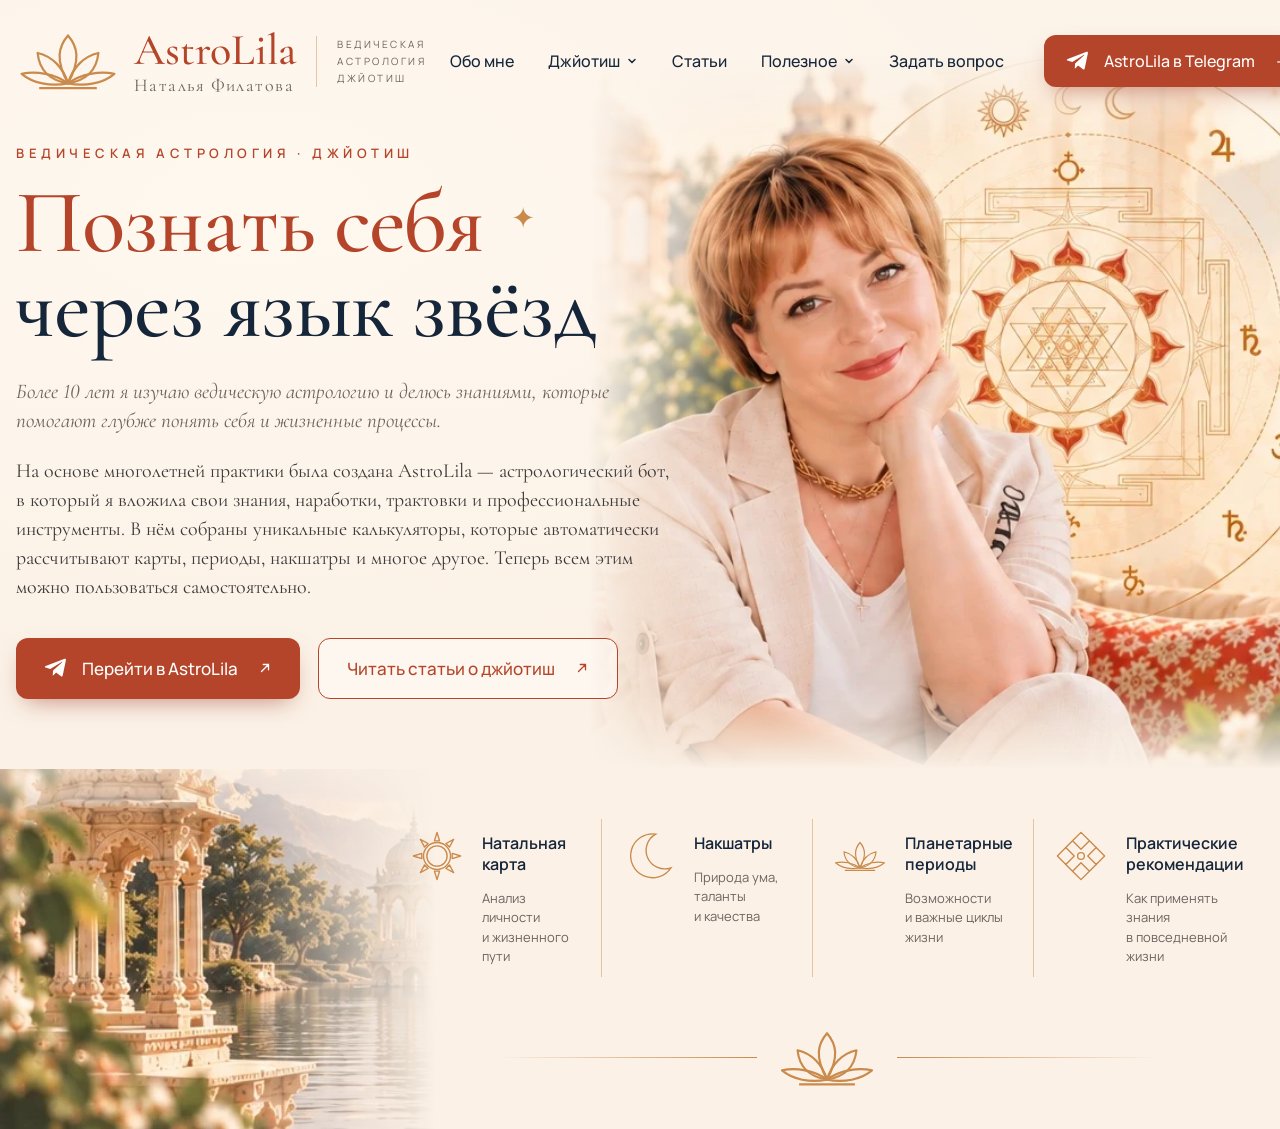
<file: index.html>
<!doctype html>
<html lang="ru">
<head>
  <meta charset="utf-8">
  <meta name="viewport" content="width=device-width, initial-scale=1">
  <title>AstroLila — Наталья Филатова · Ведическая астрология</title>
  <meta name="description" content="Наталья Филатова — ведическая астрология (джйотиш). Натальная карта, накшатры, планетарные периоды и астрологический бот AstroLila в Telegram.">
  <link rel="preconnect" href="https://fonts.googleapis.com">
  <link rel="preconnect" href="https://fonts.gstatic.com" crossorigin>
  <link href="https://fonts.googleapis.com/css2?family=Cormorant+Garamond:ital,wght@0,500;0,600;1,400;1,500&family=Manrope:wght@400;500;600&display=swap" rel="stylesheet">
  <link rel="stylesheet" href="css/style.css">
</head>
<body>
  <!-- Общие SVG-символы -->
  <svg width="0" height="0" style="position:absolute" aria-hidden="true">
    <symbol id="i-lotus" viewBox="0 0 64 40">
      <g fill="none" stroke="currentColor" stroke-width="1.4" stroke-linejoin="round">
        <path d="M32 4c6 7 8 15 0 30-8-15-6-23 0-30z"/>
        <path d="M32 34c-3-10-10-17-19-19 1 10 7 17 19 19zM32 34c3-10 10-17 19-19-1 10-7 17-19 19z"/>
        <path d="M32 34C24 28 12 26 3 28c7 6 18 8 29 6zM32 34c8-6 20-8 29-6-7 6-18 8-29 6z"/>
        <path d="M14 37h36"/>
      </g>
    </symbol>
    <symbol id="i-telegram" viewBox="0 0 24 24">
      <path fill="currentColor" d="M21.9 4.3 18.7 19.4c-.2 1-.9 1.3-1.7.8l-4.9-3.6-2.4 2.3c-.3.3-.5.5-1 .5l.4-5 9.1-8.2c.4-.4-.1-.6-.6-.2L6.3 13 1.5 11.5c-1-.3-1-1 .2-1.5L20.6 2.8c.9-.3 1.6.2 1.3 1.5z"/>
    </symbol>
    <symbol id="i-arrow" viewBox="0 0 16 16">
      <path fill="none" stroke="currentColor" stroke-width="1.5" stroke-linecap="round" d="M4 12 12 4M6 4h6v6"/>
    </symbol>
    <symbol id="i-chevron" viewBox="0 0 12 12">
      <path fill="none" stroke="currentColor" stroke-width="1.5" stroke-linecap="round" d="m3 4.5 3 3 3-3"/>
    </symbol>
  </svg>

  <header class="site-header">
    <div class="container header-inner">
      <a class="logo" href="index.html" aria-label="AstroLila — на главную">
        <svg class="logo-lotus"><use href="#i-lotus"/></svg>
        <span class="logo-text">
          <span class="logo-name">AstroLila</span>
          <span class="logo-author">Наталья Филатова</span>
        </span>
        <span class="logo-tag">Ведическая<br>астрология<br>джйотиш</span>
      </a>

      <button class="nav-toggle" aria-expanded="false" aria-controls="nav" aria-label="Меню">
        <span></span><span></span><span></span>
      </button>

      <nav class="nav" id="nav">
        <ul>
          <li><a href="about.html">Обо мне</a></li>
          <li class="has-sub">
            <a href="#jyotish">Джйотиш <svg class="chev"><use href="#i-chevron"/></svg></a>
            <ul class="sub">
              <li><a href="#natal">Натальная карта</a></li>
              <li><a href="#nakshatras">Накшатры</a></li>
              <li><a href="#dashas">Планетарные периоды</a></li>
            </ul>
          </li>
          <li><a href="#articles">Статьи</a></li>
          <li class="has-sub">
            <a href="#useful">Полезное <svg class="chev"><use href="#i-chevron"/></svg></a>
            <ul class="sub">
              <li><a href="#calculators">Калькуляторы</a></li>
              <li><a href="#practice">Рекомендации</a></li>
            </ul>
          </li>
          <li><a href="#ask">Задать вопрос</a></li>
        </ul>
        <a class="btn btn-primary btn-sm" href="https://t.me/AstroLila_bot" target="_blank" rel="noopener">
          <svg class="ico"><use href="#i-telegram"/></svg>
          AstroLila в Telegram
          <span class="btn-arrow">→</span>
        </a>
      </nav>
    </div>
  </header>

  <main>
    <section class="hero">
      <div class="hero-photo" aria-hidden="true">
        <img src="assets/img/hero-portrait.webp" alt="" width="761" height="630">
      </div>

      <div class="container hero-inner">
        <div class="hero-content">
          <p class="eyebrow">Ведическая астрология · Джйотиш</p>
          <h1 class="hero-title">
            <span class="accent">Познать себя</span>
            <span>через язык звёзд</span>
          </h1>
          <p class="lead">
            Более 10&nbsp;лет я изучаю ведическую астрологию и делюсь знаниями,
            которые помогают глубже понять себя и жизненные процессы.
          </p>
          <p class="text">
            На основе многолетней практики была создана AstroLila — астрологический бот,
            в который я вложила свои знания, наработки, трактовки и профессиональные
            инструменты. В нём собраны уникальные калькуляторы, которые автоматически
            рассчитывают карты, периоды, накшатры и многое другое. Теперь всем этим
            можно пользоваться самостоятельно.
          </p>
          <div class="hero-actions">
            <a class="btn btn-primary" href="https://t.me/AstroLila_bot" target="_blank" rel="noopener">
              <svg class="ico"><use href="#i-telegram"/></svg>
              Перейти в AstroLila
              <svg class="ico-sm"><use href="#i-arrow"/></svg>
            </a>
            <a class="btn btn-outline" href="#articles">
              Читать статьи о джйотиш
              <svg class="ico-sm"><use href="#i-arrow"/></svg>
            </a>
          </div>
        </div>
        <img class="hero-photo-mobile" src="assets/img/hero-portrait.webp" alt="Наталья Филатова, ведический астролог" width="761" height="630">
      </div>
    </section>

    <section class="features" id="jyotish">
      <div class="features-scene" aria-hidden="true">
        <img src="assets/img/lake.webp" alt="" width="465" height="334">
      </div>
      <div class="container">
        <ul class="features-list">
          <li class="feature" id="natal">
            <svg class="feature-icon" viewBox="0 0 64 64" aria-hidden="true">
              <g fill="none" stroke="currentColor" stroke-width="1.6">
                <circle cx="32" cy="32" r="12"/>
                <circle cx="32" cy="32" r="16"/>
                <path d="M32 4l3 10h-6zM32 60l-3-10h6zM4 32l10-3v6zM60 32l-10 3v-6zM12.2 12.2l9.2 5-4.2 4.2zM51.8 51.8l-9.2-5 4.2-4.2zM51.8 12.2l-5 9.2-4.2-4.2zM12.2 51.8l5-9.2 4.2 4.2z" stroke-linejoin="round"/>
              </g>
            </svg>
            <div>
              <h3>Натальная карта</h3>
              <p>Анализ личности и&nbsp;жизненного пути</p>
            </div>
          </li>
          <li class="feature" id="nakshatras">
            <svg class="feature-icon" viewBox="0 0 64 64" aria-hidden="true">
              <path fill="none" stroke="currentColor" stroke-width="1.6" d="M40 6a26 26 0 1 0 18 40A22 22 0 0 1 40 6z"/>
            </svg>
            <div>
              <h3>Накшатры</h3>
              <p>Природа ума, таланты и&nbsp;качества</p>
            </div>
          </li>
          <li class="feature" id="dashas">
            <svg class="feature-icon" viewBox="0 0 64 40" aria-hidden="true"><use href="#i-lotus"/></svg>
            <div>
              <h3>Планетарные периоды</h3>
              <p>Возможности и&nbsp;важные циклы жизни</p>
            </div>
          </li>
          <li class="feature" id="practice">
            <svg class="feature-icon" viewBox="0 0 64 64" aria-hidden="true">
              <g fill="none" stroke="currentColor" stroke-width="1.6" stroke-linejoin="round">
                <path d="M32 4l10 10-10 10-10-10zM32 40l10 10-10 10-10-10zM4 32l10-10 10 10-10 10zM40 32l10-10 10 10-10 10z"/>
                <path d="M22 14l-8 8M42 14l8 8M22 50l-8-8M42 50l8-8"/>
                <circle cx="32" cy="32" r="4"/>
              </g>
            </svg>
            <div>
              <h3>Практические рекомендации</h3>
              <p>Как применять знания в&nbsp;повседневной жизни</p>
            </div>
          </li>
        </ul>

        <div class="divider" aria-hidden="true">
          <span class="line"></span>
          <svg><use href="#i-lotus"/></svg>
          <span class="line"></span>
        </div>
      </div>
    </section>
  </main>

  <script>
    const toggle = document.querySelector('.nav-toggle');
    const nav = document.getElementById('nav');
    toggle.addEventListener('click', () => {
      const open = nav.classList.toggle('open');
      toggle.setAttribute('aria-expanded', open);
    });
  </script>
</body>
</html>
</file>
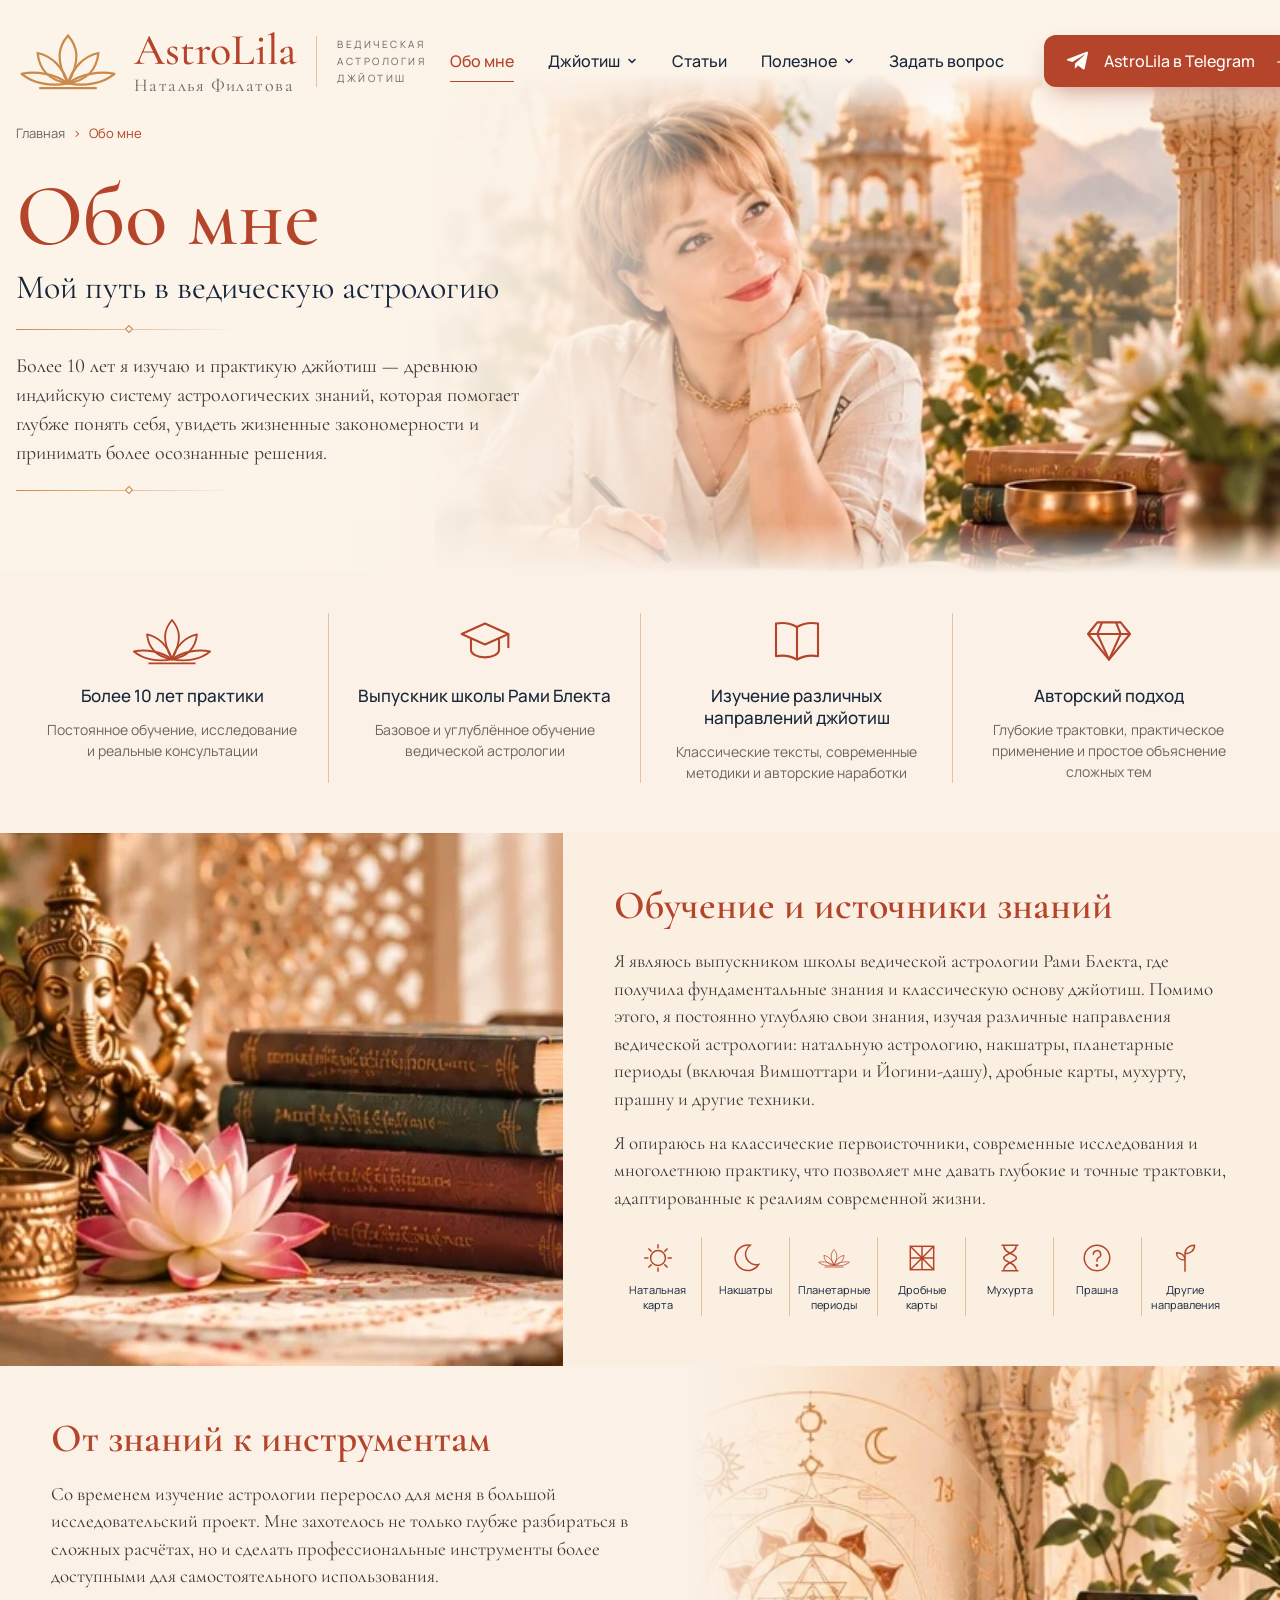
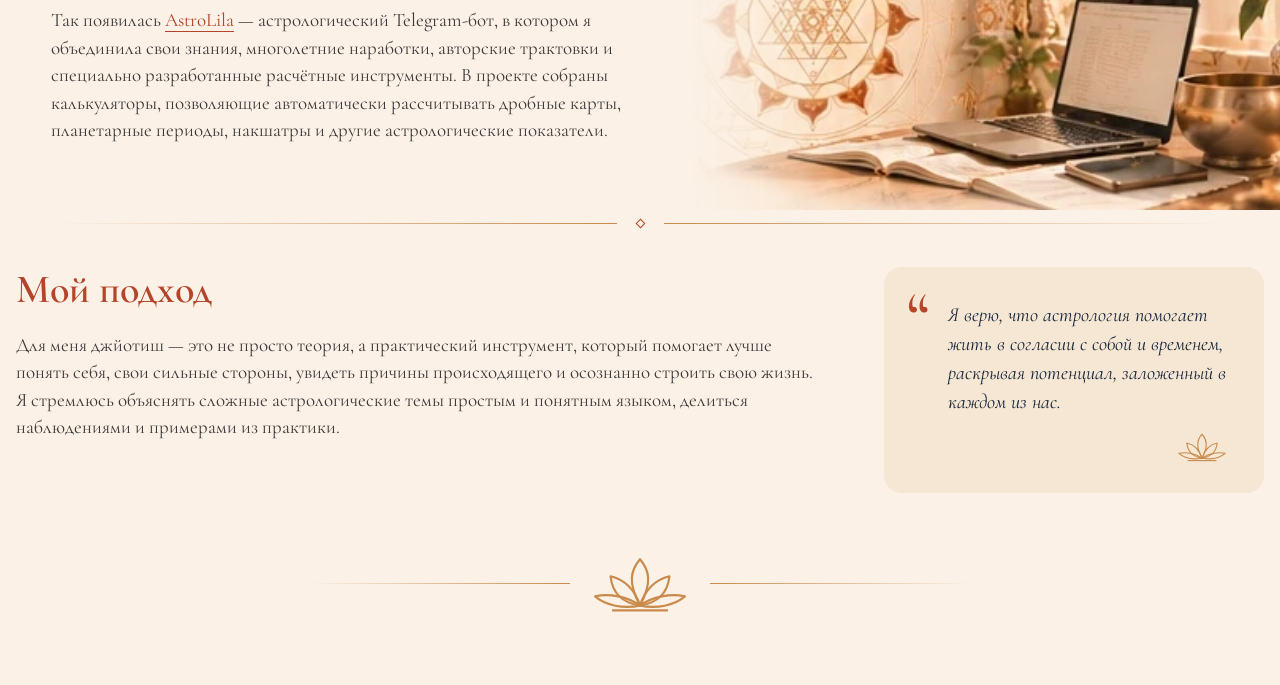
<file: about.html>
<!doctype html>
<html lang="ru">
<head>
  <meta charset="utf-8">
  <meta name="viewport" content="width=device-width, initial-scale=1">
  <title>Обо мне — Наталья Филатова · AstroLila</title>
  <meta name="description" content="Наталья Филатова — ведический астролог, выпускница школы Рами Блекта. Более 10 лет практики джйотиш и астрологический бот AstroLila.">
  <link rel="preconnect" href="https://fonts.googleapis.com">
  <link rel="preconnect" href="https://fonts.gstatic.com" crossorigin>
  <link href="https://fonts.googleapis.com/css2?family=Cormorant+Garamond:ital,wght@0,500;0,600;1,400;1,500&family=Manrope:wght@400;500;600&display=swap" rel="stylesheet">
  <link rel="stylesheet" href="css/style.css">
</head>
<body>
  <!-- Общие SVG-символы -->
  <svg width="0" height="0" style="position:absolute" aria-hidden="true">
    <symbol id="i-lotus" viewBox="0 0 64 40">
      <g fill="none" stroke="currentColor" stroke-width="1.4" stroke-linejoin="round">
        <path d="M32 4c6 7 8 15 0 30-8-15-6-23 0-30z"/>
        <path d="M32 34c-3-10-10-17-19-19 1 10 7 17 19 19zM32 34c3-10 10-17 19-19-1 10-7 17-19 19z"/>
        <path d="M32 34C24 28 12 26 3 28c7 6 18 8 29 6zM32 34c8-6 20-8 29-6-7 6-18 8-29 6z"/>
        <path d="M14 37h36"/>
      </g>
    </symbol>
    <symbol id="i-telegram" viewBox="0 0 24 24">
      <path fill="currentColor" d="M21.9 4.3 18.7 19.4c-.2 1-.9 1.3-1.7.8l-4.9-3.6-2.4 2.3c-.3.3-.5.5-1 .5l.4-5 9.1-8.2c.4-.4-.1-.6-.6-.2L6.3 13 1.5 11.5c-1-.3-1-1 .2-1.5L20.6 2.8c.9-.3 1.6.2 1.3 1.5z"/>
    </symbol>
    <symbol id="i-arrow" viewBox="0 0 16 16">
      <path fill="none" stroke="currentColor" stroke-width="1.5" stroke-linecap="round" d="M4 12 12 4M6 4h6v6"/>
    </symbol>
    <symbol id="i-chevron" viewBox="0 0 12 12">
      <path fill="none" stroke="currentColor" stroke-width="1.5" stroke-linecap="round" d="m3 4.5 3 3 3-3"/>
    </symbol>
  </svg>

  <header class="site-header">
    <div class="container header-inner">
      <a class="logo" href="index.html" aria-label="AstroLila — на главную">
        <svg class="logo-lotus"><use href="#i-lotus"/></svg>
        <span class="logo-text">
          <span class="logo-name">AstroLila</span>
          <span class="logo-author">Наталья Филатова</span>
        </span>
        <span class="logo-tag">Ведическая<br>астрология<br>джйотиш</span>
      </a>

      <button class="nav-toggle" aria-expanded="false" aria-controls="nav" aria-label="Меню">
        <span></span><span></span><span></span>
      </button>

      <nav class="nav" id="nav">
        <ul>
          <li><a href="about.html" class="active" aria-current="page">Обо мне</a></li>
          <li class="has-sub">
            <a href="index.html#jyotish">Джйотиш <svg class="chev"><use href="#i-chevron"/></svg></a>
            <ul class="sub">
              <li><a href="index.html#natal">Натальная карта</a></li>
              <li><a href="index.html#nakshatras">Накшатры</a></li>
              <li><a href="index.html#dashas">Планетарные периоды</a></li>
            </ul>
          </li>
          <li><a href="index.html#articles">Статьи</a></li>
          <li class="has-sub">
            <a href="index.html#useful">Полезное <svg class="chev"><use href="#i-chevron"/></svg></a>
            <ul class="sub">
              <li><a href="index.html#calculators">Калькуляторы</a></li>
              <li><a href="index.html#practice">Рекомендации</a></li>
            </ul>
          </li>
          <li><a href="index.html#ask">Задать вопрос</a></li>
        </ul>
        <a class="btn btn-primary btn-sm" href="https://t.me/AstroLila_bot" target="_blank" rel="noopener">
          <svg class="ico"><use href="#i-telegram"/></svg>
          AstroLila в Telegram
          <span class="btn-arrow">→</span>
        </a>
      </nav>
    </div>
  </header>

  <main class="about">
    <section class="about-hero">
      <div class="about-hero-photo" aria-hidden="true">
        <img src="assets/img/about-portrait.webp" alt="" width="584" height="403">
      </div>
      <div class="container">
        <div class="about-hero-content">
          <nav class="breadcrumbs" aria-label="Хлебные крошки">
            <a href="index.html">Главная</a>
            <span aria-hidden="true">›</span>
            <span aria-current="page">Обо мне</span>
          </nav>
          <h1 class="page-title">Обо мне</h1>
          <p class="page-subtitle">Мой путь в ведическую астрологию</p>
          <span class="ornament-line" aria-hidden="true"></span>
          <p class="text">
            Более 10&nbsp;лет я изучаю и практикую джйотиш — древнюю индийскую систему
            астрологических знаний, которая помогает глубже понять себя, увидеть жизненные
            закономерности и принимать более осознанные решения.
          </p>
          <span class="ornament-line" aria-hidden="true"></span>
        </div>
        <img class="about-hero-mobile" src="assets/img/about-portrait.webp" alt="Наталья Филатова за работой" width="584" height="403">
      </div>
    </section>

    <section class="facts">
      <div class="container">
        <ul class="facts-list">
          <li>
            <svg class="fact-icon fact-icon-wide" viewBox="0 0 64 40" aria-hidden="true"><use href="#i-lotus"/></svg>
            <h3>Более 10 лет практики</h3>
            <p>Постоянное обучение, исследование и&nbsp;реальные консультации</p>
          </li>
          <li>
            <svg class="fact-icon" viewBox="0 0 48 48" aria-hidden="true">
              <g fill="none" stroke="currentColor" stroke-width="1.8" stroke-linejoin="round">
                <path d="M4 18 24 9l20 9-20 9z"/>
                <path d="M12 22v10c0 3 5 6 12 6s12-3 12-6V22"/>
                <path d="M44 18v12"/>
              </g>
            </svg>
            <h3>Выпускник школы Рами Блекта</h3>
            <p>Базовое и углублённое обучение ведической астрологии</p>
          </li>
          <li>
            <svg class="fact-icon" viewBox="0 0 48 48" aria-hidden="true">
              <g fill="none" stroke="currentColor" stroke-width="1.8" stroke-linejoin="round">
                <path d="M24 12c-5-3-12-4-18-3v28c6-1 13 0 18 3 5-3 12-4 18-3V9c-6-1-13 0-18 3z"/>
                <path d="M24 12v28"/>
              </g>
            </svg>
            <h3>Изучение различных направлений джйотиш</h3>
            <p>Классические тексты, современные методики и&nbsp;авторские наработки</p>
          </li>
          <li>
            <svg class="fact-icon" viewBox="0 0 48 48" aria-hidden="true">
              <g fill="none" stroke="currentColor" stroke-width="1.8" stroke-linejoin="round">
                <path d="M6 18 14 8h20l8 10-18 22z"/>
                <path d="M6 18h36M18 8l-4 10 10 22 10-22-4-10"/>
              </g>
            </svg>
            <h3>Авторский подход</h3>
            <p>Глубокие трактовки, практическое применение и&nbsp;простое объяснение сложных тем</p>
          </li>
        </ul>
      </div>
    </section>

    <section class="split split-learning">
      <div class="split-media">
        <img src="assets/img/about-books.webp" alt="Книги по ведической астрологии, статуэтка Ганеши и лотос" width="450" height="333" loading="lazy">
      </div>
      <div class="split-body">
        <h2 class="section-title">Обучение и источники знаний</h2>
        <p>
          Я являюсь выпускником школы ведической астрологии Рами Блекта, где получила
          фундаментальные знания и классическую основу джйотиш. Помимо этого, я постоянно
          углубляю свои знания, изучая различные направления ведической астрологии:
          натальную астрологию, накшатры, планетарные периоды (включая Вимшоттари
          и Йогини-дашу), дробные карты, мухурту, прашну и другие техники.
        </p>
        <p>
          Я опираюсь на классические первоисточники, современные исследования
          и многолетнюю практику, что позволяет мне давать глубокие и точные трактовки,
          адаптированные к реалиям современной жизни.
        </p>
        <ul class="techniques">
          <li>
            <svg viewBox="0 0 32 32" aria-hidden="true"><g fill="none" stroke="currentColor" stroke-width="1.4"><circle cx="16" cy="16" r="7"/><path d="M16 3v4M16 25v4M3 16h4M25 16h4M7 7l3 3M22 22l3 3M25 7l-3 3M10 22l-3 3"/></g></svg>
            Натальная карта
          </li>
          <li>
            <svg viewBox="0 0 32 32" aria-hidden="true"><path fill="none" stroke="currentColor" stroke-width="1.4" d="M20 4a12 12 0 1 0 8 18A10 10 0 0 1 20 4z"/></svg>
            Накшатры
          </li>
          <li>
            <svg viewBox="0 0 64 40" aria-hidden="true"><use href="#i-lotus"/></svg>
            Планетарные периоды
          </li>
          <li>
            <svg viewBox="0 0 32 32" aria-hidden="true"><g fill="none" stroke="currentColor" stroke-width="1.4"><rect x="5" y="5" width="22" height="22"/><path d="M5 16h22M16 5v22M5 5l22 22M27 5 5 27"/></g></svg>
            Дробные карты
          </li>
          <li>
            <svg viewBox="0 0 32 32" aria-hidden="true"><g fill="none" stroke="currentColor" stroke-width="1.4" stroke-linejoin="round"><path d="M8 4h16M8 28h16M10 4c0 8 12 8 12 12s-12 4-12 12M22 4c0 8-12 8-12 12s12 4 12 12"/></g></svg>
            Мухурта
          </li>
          <li>
            <svg viewBox="0 0 32 32" aria-hidden="true"><g fill="none" stroke="currentColor" stroke-width="1.4" stroke-linecap="round"><circle cx="16" cy="16" r="12"/><path d="M12.5 12.5a3.5 3.5 0 1 1 5 3.2c-1 .5-1.5 1.3-1.5 2.3v1"/><circle cx="16" cy="23" r=".6" fill="currentColor"/></g></svg>
            Прашна
          </li>
          <li>
            <svg viewBox="0 0 32 32" aria-hidden="true"><g fill="none" stroke="currentColor" stroke-width="1.4" stroke-linejoin="round"><path d="M16 29V12M16 12c0-5 4-8 9-8 0 5-4 8-9 8zM16 18c0-4-3-7-8-7 0 4 3 7 8 7z"/></g></svg>
            Другие направления
          </li>
        </ul>
      </div>
    </section>

    <section class="split split-tools">
      <div class="split-body">
        <h2 class="section-title">От знаний к инструментам</h2>
        <p>
          Со временем изучение астрологии переросло для меня в большой исследовательский
          проект. Мне захотелось не только глубже разбираться в сложных расчётах,
          но и сделать профессиональные инструменты более доступными для
          самостоятельного использования.
        </p>
        <p>
          Так появилась <a class="link" href="https://t.me/AstroLila_bot" target="_blank" rel="noopener">AstroLila</a> —
          астрологический Telegram-бот, в котором я объединила свои знания, многолетние
          наработки, авторские трактовки и специально разработанные расчётные инструменты.
          В проекте собраны калькуляторы, позволяющие автоматически рассчитывать дробные
          карты, планетарные периоды, накшатры и другие астрологические показатели.
        </p>
      </div>
      <div class="split-media">
        <img src="assets/img/about-tools.webp" alt="Мандала, ноутбук и астрологические записи" width="464" height="280" loading="lazy">
      </div>
    </section>

    <section class="approach">
      <div class="container">
        <div class="divider divider-small" aria-hidden="true">
          <span class="line"></span><span class="dot"></span><span class="line"></span>
        </div>
        <div class="approach-grid">
          <div>
            <h2 class="section-title">Мой подход</h2>
            <p>
              Для меня джйотиш — это не просто теория, а практический инструмент, который
              помогает лучше понять себя, свои сильные стороны, увидеть причины
              происходящего и осознанно строить свою жизнь. Я стремлюсь объяснять сложные
              астрологические темы простым и понятным языком, делиться наблюдениями
              и примерами из практики.
            </p>
          </div>
          <blockquote class="quote">
            <p>Я верю, что астрология помогает жить в согласии с собой и временем, раскрывая потенциал, заложенный в каждом из нас.</p>
            <svg aria-hidden="true"><use href="#i-lotus"/></svg>
          </blockquote>
        </div>
        <div class="divider divider-end" aria-hidden="true">
          <span class="line"></span>
          <svg><use href="#i-lotus"/></svg>
          <span class="line"></span>
        </div>
      </div>
    </section>
  </main>

  <script>
    const toggle = document.querySelector('.nav-toggle');
    const nav = document.getElementById('nav');
    toggle.addEventListener('click', () => {
      const open = nav.classList.toggle('open');
      toggle.setAttribute('aria-expanded', open);
    });
  </script>
</body>
</html>
</file>
<file: css/style.css>
:root {
  --bg: #fbf1e6;
  --bg-soft: #f8e8d6;
  --accent: #b5452a;
  --accent-dark: #973520;
  --gold: #c98a4b;
  --ink: #16263a;
  --text: #3c3a3a;
  --muted: #6e6460;
  --line: rgba(201, 138, 75, .45);
  --serif: "Cormorant Garamond", Georgia, serif;
  --sans: "Manrope", system-ui, sans-serif;
  --radius: 12px;
}

*, *::before, *::after { box-sizing: border-box; }
html { scroll-behavior: smooth; }
body {
  margin: 0;
  font-family: var(--sans);
  color: var(--text);
  background: var(--bg);
  -webkit-font-smoothing: antialiased;
  font-variant-numeric: lining-nums;
}
img { display: block; max-width: 100%; height: auto; }
a { color: inherit; text-decoration: none; }
ul { list-style: none; margin: 0; padding: 0; }

.container {
  width: min(1320px, 100% - 32px);
  margin-inline: auto;
}

/* ---------- Кнопки ---------- */
.btn {
  display: inline-flex;
  align-items: center;
  gap: 14px;
  padding: 18px 28px;
  border-radius: var(--radius);
  font-size: 17px;
  font-weight: 500;
  transition: background .2s, color .2s, transform .2s, box-shadow .2s;
}
.btn:hover { transform: translateY(-2px); }
.btn-primary {
  background: var(--accent);
  color: #fff;
  box-shadow: 0 10px 24px -10px rgba(151, 53, 32, .6);
}
.btn-primary:hover { background: var(--accent-dark); }
.btn-outline {
  border: 1.5px solid var(--accent);
  color: var(--accent);
  background: rgba(255, 250, 244, .7);
}
.btn-outline:hover { background: var(--accent); color: #fff; }
.btn-sm { padding: 14px 22px; font-size: 16px; white-space: nowrap; }
.btn-arrow { margin-left: 6px; }
.ico { width: 24px; height: 24px; flex: none; }
.ico-sm { width: 14px; height: 14px; flex: none; margin-left: 6px; }

/* ---------- Шапка ---------- */
.site-header {
  position: relative;
  z-index: 10;
  padding-top: 28px;
}
.header-inner {
  display: flex;
  align-items: center;
  justify-content: space-between;
  gap: 24px;
}
.logo { display: flex; align-items: center; gap: 14px; color: var(--accent); }
.logo-lotus { width: 104px; height: 64px; color: var(--gold); }
.logo-text { display: flex; flex-direction: column; line-height: 1; }
.logo-name { font-family: var(--serif); font-size: 44px; font-weight: 500; }
.logo-author {
  font-family: var(--serif);
  font-size: 18px;
  letter-spacing: .08em;
  color: var(--muted);
  margin-top: 4px;
}
.logo-tag {
  padding-left: 20px;
  margin-left: 6px;
  border-left: 1px solid var(--line);
  font-size: 10px;
  letter-spacing: .25em;
  text-transform: uppercase;
  line-height: 1.7;
  color: var(--muted);
}

.nav { display: flex; align-items: center; gap: 40px; }
.nav > ul { display: flex; gap: 34px; }
.nav li { position: relative; }
.nav > ul > li > a {
  white-space: nowrap;
  display: flex;
  align-items: center;
  gap: 6px;
  font-size: 16px;
  font-weight: 500;
  color: var(--ink);
  padding: 8px 0;
}
.nav a:hover { color: var(--accent); }
.chev { width: 12px; height: 12px; }
.sub {
  position: absolute;
  top: 100%;
  left: -16px;
  min-width: 220px;
  padding: 10px;
  background: #fffaf4;
  border: 1px solid var(--line);
  border-radius: var(--radius);
  box-shadow: 0 18px 40px -20px rgba(80, 40, 20, .35);
  opacity: 0;
  visibility: hidden;
  transform: translateY(6px);
  transition: .2s;
}
.sub a { display: block; padding: 10px 12px; border-radius: 8px; font-size: 15px; }
.sub a:hover { background: var(--bg-soft); }
.has-sub:hover .sub,
.has-sub:focus-within .sub { opacity: 1; visibility: visible; transform: none; }

.nav-toggle {
  display: none;
  width: 44px;
  height: 44px;
  border: 1px solid var(--line);
  border-radius: 10px;
  background: transparent;
  flex-direction: column;
  justify-content: center;
  align-items: center;
  gap: 5px;
  cursor: pointer;
}
.nav-toggle span { width: 20px; height: 2px; background: var(--accent); border-radius: 2px; }

/* ---------- Hero ---------- */
.hero {
  position: relative;
  overflow: hidden;
  margin-top: -120px;
  padding: 170px 0 70px;
  background:
    radial-gradient(ellipse at 20% 30%, #fff8ef 0%, transparent 60%),
    linear-gradient(180deg, #fcf3e9, var(--bg));
}
.hero-photo {
  position: absolute;
  top: 80px;
  right: 0;
  width: 54%;
  height: calc(100% - 80px);
}
.hero-photo img {
  width: 100%;
  height: 100%;
  object-fit: cover;
  object-position: left top;
  -webkit-mask-image: linear-gradient(90deg, transparent 0%, #000 22%), linear-gradient(0deg, transparent 0%, #000 12%, #000 88%, transparent 100%);
  -webkit-mask-composite: source-in;
  mask-image: linear-gradient(90deg, transparent 0%, #000 22%), linear-gradient(0deg, transparent 0%, #000 12%, #000 88%, transparent 100%);
  mask-composite: intersect;
}
.hero-photo-mobile { display: none; }

.hero-inner { position: relative; }
.hero-content { max-width: 660px; }

.eyebrow {
  margin: 0 0 18px;
  font-size: 13px;
  font-weight: 600;
  letter-spacing: .35em;
  text-transform: uppercase;
  color: var(--accent);
}
.hero-title {
  margin: 0 0 28px;
  font-family: var(--serif);
  font-weight: 500;
  font-size: clamp(48px, 7vw, 96px);
  line-height: .95;
  letter-spacing: -.01em;
  color: var(--ink);
}
.hero-title span { display: block; }
.hero-title .accent { color: var(--accent); position: relative; }
.hero-title .accent::after {
  content: "✦";
  position: absolute;
  margin-left: 28px;
  font-size: .32em;
  top: .9em;
  color: var(--gold);
}
.lead {
  margin: 0 0 22px;
  font-family: var(--serif);
  font-style: italic;
  font-size: 21px;
  line-height: 1.35;
  color: var(--muted);
}
.text {
  margin: 0 0 36px;
  font-family: var(--serif);
  font-size: 20px;
  line-height: 1.45;
  color: var(--text);
}
.hero-actions { display: flex; flex-wrap: wrap; gap: 18px; }

/* ---------- Направления ---------- */
.features {
  position: relative;
  padding: 50px 0 40px;
  background: var(--bg);
  overflow: hidden;
}
.features-scene {
  position: absolute;
  left: 0;
  top: -40px;
  bottom: 0;
  width: 34%;
}
.features-scene img {
  width: 100%;
  height: 100%;
  object-fit: cover;
  object-position: left center;
  -webkit-mask-image: linear-gradient(90deg, #000 55%, transparent), linear-gradient(180deg, transparent, #000 25%);
  -webkit-mask-composite: source-in;
  mask-image: linear-gradient(90deg, #000 55%, transparent), linear-gradient(180deg, transparent, #000 25%);
  mask-composite: intersect;
}
.features .container { position: relative; }
.features-list {
  display: grid;
  grid-template-columns: repeat(4, 1fr);
  margin-left: 30%;
}
.feature {
  display: flex;
  gap: 18px;
  padding: 10px 20px;
}
.feature + .feature { border-left: 1px solid var(--line); }
.feature-icon { width: 54px; height: 54px; flex: none; color: var(--gold); }
.feature h3 {
  margin: 4px 0 14px;
  font-size: 16px;
  font-weight: 600;
  line-height: 1.3;
  color: var(--ink);
}
.feature p { margin: 0; font-size: 13px; line-height: 1.5; color: var(--muted); }

.divider {
  display: flex;
  align-items: center;
  justify-content: center;
  gap: 20px;
  margin: 50px 0 0 30%;
  color: var(--gold);
}
.divider svg { width: 100px; height: 62px; }
.divider .line {
  height: 1px;
  width: min(260px, 30%);
  background: linear-gradient(90deg, transparent, var(--gold));
}
.divider .line:last-child { background: linear-gradient(-90deg, transparent, var(--gold)); }

/* ---------- Адаптив ---------- */
@media (max-width: 1200px) {
  .nav > ul { gap: 22px; }
  .nav { gap: 24px; }
  .logo-tag { display: none; }
  .features-list { margin-left: 0; grid-template-columns: repeat(2, 1fr); row-gap: 30px; }
  .feature:nth-child(3) { border-left: 0; }
  .features-scene { display: none; }
  .divider { margin-left: 0; }
}

@media (max-width: 1120px) {
  .nav-toggle { display: flex; }
  .nav {
    position: absolute;
    top: calc(100% + 12px);
    left: 16px;
    right: 16px;
    flex-direction: column;
    align-items: stretch;
    gap: 16px;
    padding: 20px;
    background: #fffaf4;
    border: 1px solid var(--line);
    border-radius: var(--radius);
    box-shadow: 0 24px 50px -24px rgba(80, 40, 20, .4);
    display: none;
  }
  .nav.open { display: flex; }
  .nav > ul { flex-direction: column; gap: 4px; }
  .sub {
    position: static;
    opacity: 1;
    visibility: visible;
    transform: none;
    border: 0;
    box-shadow: none;
    background: transparent;
    padding: 0 0 0 12px;
  }
  .btn-sm { justify-content: center; }
}

@media (max-width: 980px) {
  .hero { margin-top: 0; padding: 30px 0 40px; }
  .hero-photo { display: none; }
  .hero-photo-mobile {
    display: block;
    margin-top: 40px;
    border-radius: 20px;
    width: 100%;
  }
  .hero-content { max-width: none; }
}

@media (max-width: 600px) {
  .logo-lotus { width: 64px; height: 40px; }
  .logo-name { font-size: 32px; }
  .logo-author { font-size: 14px; }
  .eyebrow { font-size: 11px; letter-spacing: .25em; }
  .hero-title .accent::after { display: none; }
  .lead { font-size: 19px; }
  .text { font-size: 18px; }
  .btn { width: 100%; justify-content: center; padding: 16px 20px; }
  .features-list { grid-template-columns: 1fr; }
  .feature + .feature { border-left: 0; border-top: 1px solid var(--line); padding-top: 24px; }
  .feature { padding-inline: 0; }
}

/* ---------- Активный пункт меню ---------- */
.nav > ul > li > a.active { color: var(--accent); position: relative; }
.nav > ul > li > a.active::after {
  content: "";
  position: absolute;
  left: 0; right: 0; bottom: -2px;
  height: 1px;
  background: var(--accent);
}

/* ========== Страница «Обо мне» ========== */
.about .text { margin-bottom: 0; }
.about-hero {
  position: relative;
  overflow: hidden;
  margin-top: -120px;
  padding: 150px 0 60px;
  background: linear-gradient(180deg, #fcf3e9, var(--bg));
}
.about-hero-photo {
  position: absolute;
  top: 100px; right: 0; bottom: 0;
  width: 66%;
}
.about-hero-photo img {
  width: 100%;
  height: 100%;
  object-fit: cover;
  object-position: 70% center;
  -webkit-mask-image: linear-gradient(90deg, rgba(0,0,0,.12) 0%, rgba(0,0,0,.35) 22%, #000 42%), linear-gradient(180deg, transparent, #000 12%, #000 90%, transparent);
  -webkit-mask-composite: source-in;
  mask-image: linear-gradient(90deg, rgba(0,0,0,.12) 0%, rgba(0,0,0,.35) 22%, #000 42%), linear-gradient(180deg, transparent, #000 12%, #000 90%, transparent);
  mask-composite: intersect;
}
.about-hero-mobile { display: none; }
.about-hero-content { position: relative; max-width: 540px; }
.about-hero::before {
  content: "";
  position: absolute;
  inset: 0 auto 0 0;
  width: 55%;
  z-index: 1;
  pointer-events: none;
  background: linear-gradient(90deg, rgba(252, 243, 233, .92) 40%, rgba(252, 243, 233, 0));
}
.about-hero .container { position: relative; z-index: 2; }

.breadcrumbs { display: flex; gap: 8px; margin-bottom: 30px; font-size: 13px; color: var(--accent); }
.breadcrumbs a { color: var(--muted); }
.breadcrumbs a:hover { color: var(--accent); }

.page-title {
  margin: 0;
  font-family: var(--serif);
  font-weight: 500;
  font-size: clamp(52px, 7vw, 88px);
  line-height: 1;
  color: var(--accent);
}
.page-subtitle {
  margin: 8px 0 22px;
  font-family: var(--serif);
  font-size: clamp(26px, 3vw, 34px);
  line-height: 1.15;
  color: var(--ink);
}
.ornament-line {
  display: block;
  position: relative;
  width: 220px;
  height: 1px;
  margin: 22px 0;
  background: linear-gradient(90deg, var(--gold), transparent);
}
.ornament-line::after {
  content: "";
  position: absolute;
  left: 50%; top: -3px;
  width: 6px; height: 6px;
  border: 1px solid var(--gold);
  transform: rotate(45deg);
  background: var(--bg);
}

.facts { padding: 40px 0 50px; background: var(--bg); }
.facts-list { display: grid; grid-template-columns: repeat(4, 1fr); text-align: center; }
.facts-list li { padding: 0 28px; }
.facts-list li + li { border-left: 1px solid var(--line); }
.fact-icon { width: 56px; height: 56px; color: var(--accent); margin: 0 auto 16px; display: block; }
.facts-list h3 { margin: 0 0 12px; font-size: 17px; font-weight: 500; line-height: 1.3; color: var(--ink); }
.facts-list p { margin: 0; font-size: 14px; line-height: 1.5; color: var(--muted); }

.split {
  display: grid;
  grid-template-columns: 44% 1fr;
  align-items: center;
  background: #fbefe2;
}
.split-tools { grid-template-columns: 1fr 46%; background: var(--bg); }
.split-media { align-self: stretch; }
.split-media img { width: 100%; height: 100%; object-fit: cover; }
.split-tools .split-media img {
  -webkit-mask-image: linear-gradient(90deg, transparent, #000 25%);
  mask-image: linear-gradient(90deg, transparent, #000 25%);
}
.split-body { padding: 50px max(16px, 4vw); max-width: 720px; }
.split-tools .split-body { margin-left: auto; }
.split-body p, .approach p { margin: 0 0 16px; font-family: var(--serif); font-size: 19px; line-height: 1.45; color: var(--text); }
.section-title {
  margin: 0 0 20px;
  font-family: var(--serif);
  font-weight: 600;
  font-size: clamp(30px, 3.2vw, 40px);
  line-height: 1.1;
  color: var(--accent);
}
.link { color: var(--accent); border-bottom: 1px solid currentColor; }

.techniques {
  display: flex;
  flex-wrap: wrap;
  margin-top: 26px;
}
.techniques li {
  flex: 1 1 0;
  min-width: 80px;
  display: flex;
  flex-direction: column;
  align-items: center;
  gap: 8px;
  padding: 4px 6px;
  font-size: 11px;
  line-height: 1.3;
  text-align: center;
  color: var(--ink);
}
.techniques li + li { border-left: 1px solid var(--line); }
.techniques svg { width: 34px; height: 34px; color: var(--accent); }

.approach { padding: 10px 0 70px; background: var(--bg); }
.divider-small { margin: 0 0 40px; }
.divider-small .line { width: 45%; }
.divider-small .dot { width: 7px; height: 7px; border: 1px solid var(--accent); transform: rotate(45deg); }
.approach-grid { display: grid; grid-template-columns: 1fr 380px; gap: 60px; align-items: start; }
.quote {
  position: relative;
  margin: 0;
  padding: 34px 36px 30px 64px;
  background: #f6e6d4;
  border-radius: 18px;
}
.quote::before {
  content: "“";
  position: absolute;
  left: 22px; top: 6px;
  font-family: var(--serif);
  font-size: 72px;
  color: var(--accent);
}
.quote p { font-family: var(--serif); font-style: italic; font-size: 20px; line-height: 1.45; color: var(--ink); margin: 0; }
.quote svg { display: block; width: 52px; height: 32px; margin: 14px 0 0 auto; color: var(--gold); }

@media (max-width: 980px) {
  .about-hero { margin-top: 0; padding: 30px 0 40px; }
  .about-hero-photo { display: none; }
  .about-hero-content { max-width: none; }
  .about-hero-mobile { display: block; width: 100%; margin-top: 32px; border-radius: 20px; }
  .facts-list { grid-template-columns: repeat(2, 1fr); row-gap: 36px; }
  .facts-list li:nth-child(3) { border-left: 0; }
  .split, .split-tools { grid-template-columns: 1fr; }
  .split-tools .split-media { order: -1; }
  .split-media img { height: auto; }
  .split-tools .split-media img { -webkit-mask-image: none; mask-image: none; }
  .split-body { max-width: none; }
  .approach-grid { grid-template-columns: 1fr; gap: 30px; }
}

@media (max-width: 600px) {
  .facts-list { grid-template-columns: 1fr; }
  .facts-list li + li { border-left: 0; border-top: 1px solid var(--line); padding-top: 30px; }
  .techniques li { flex: 0 0 25%; min-width: 0; margin-bottom: 14px; }
  .techniques li + li { border-left: 0; }
  .quote { padding: 30px 24px 24px 54px; }
}
.fact-icon-wide { width: 84px; }
.divider-end { margin: 60px 0 0; }
</file>
